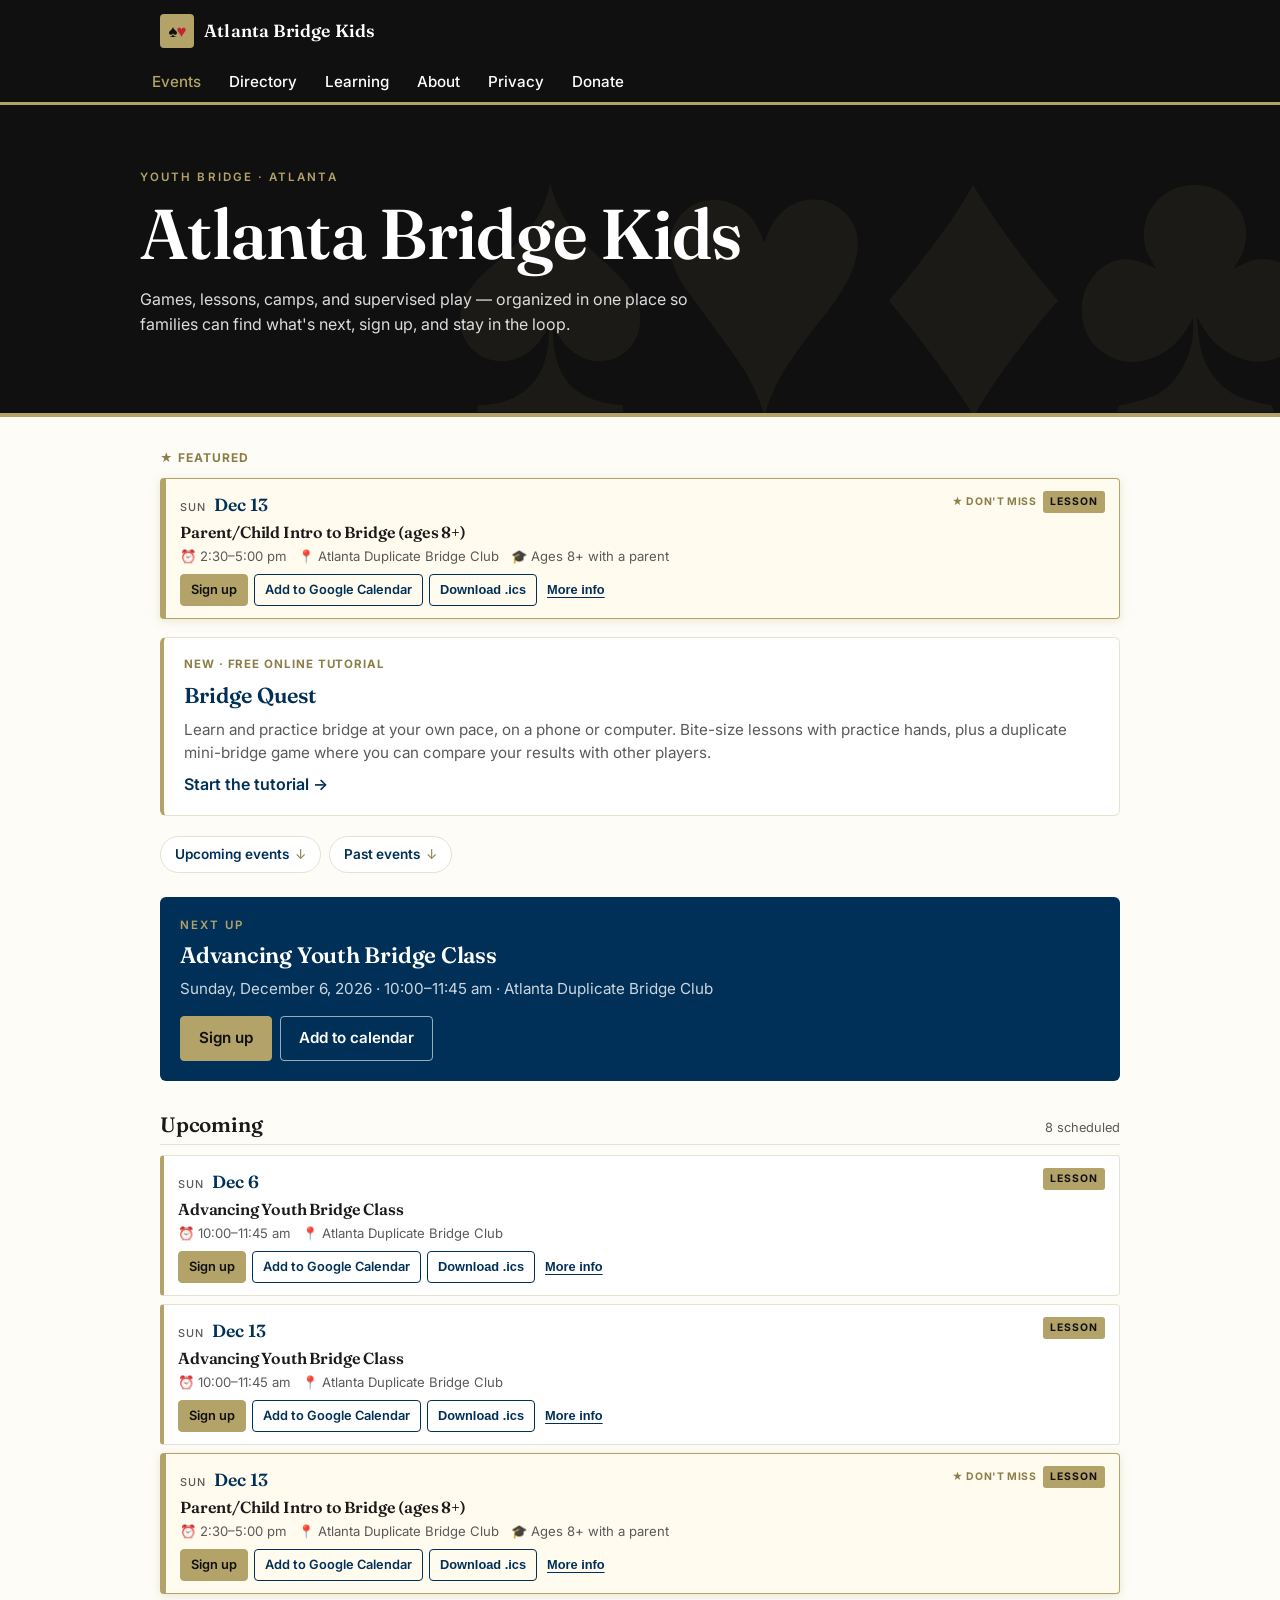
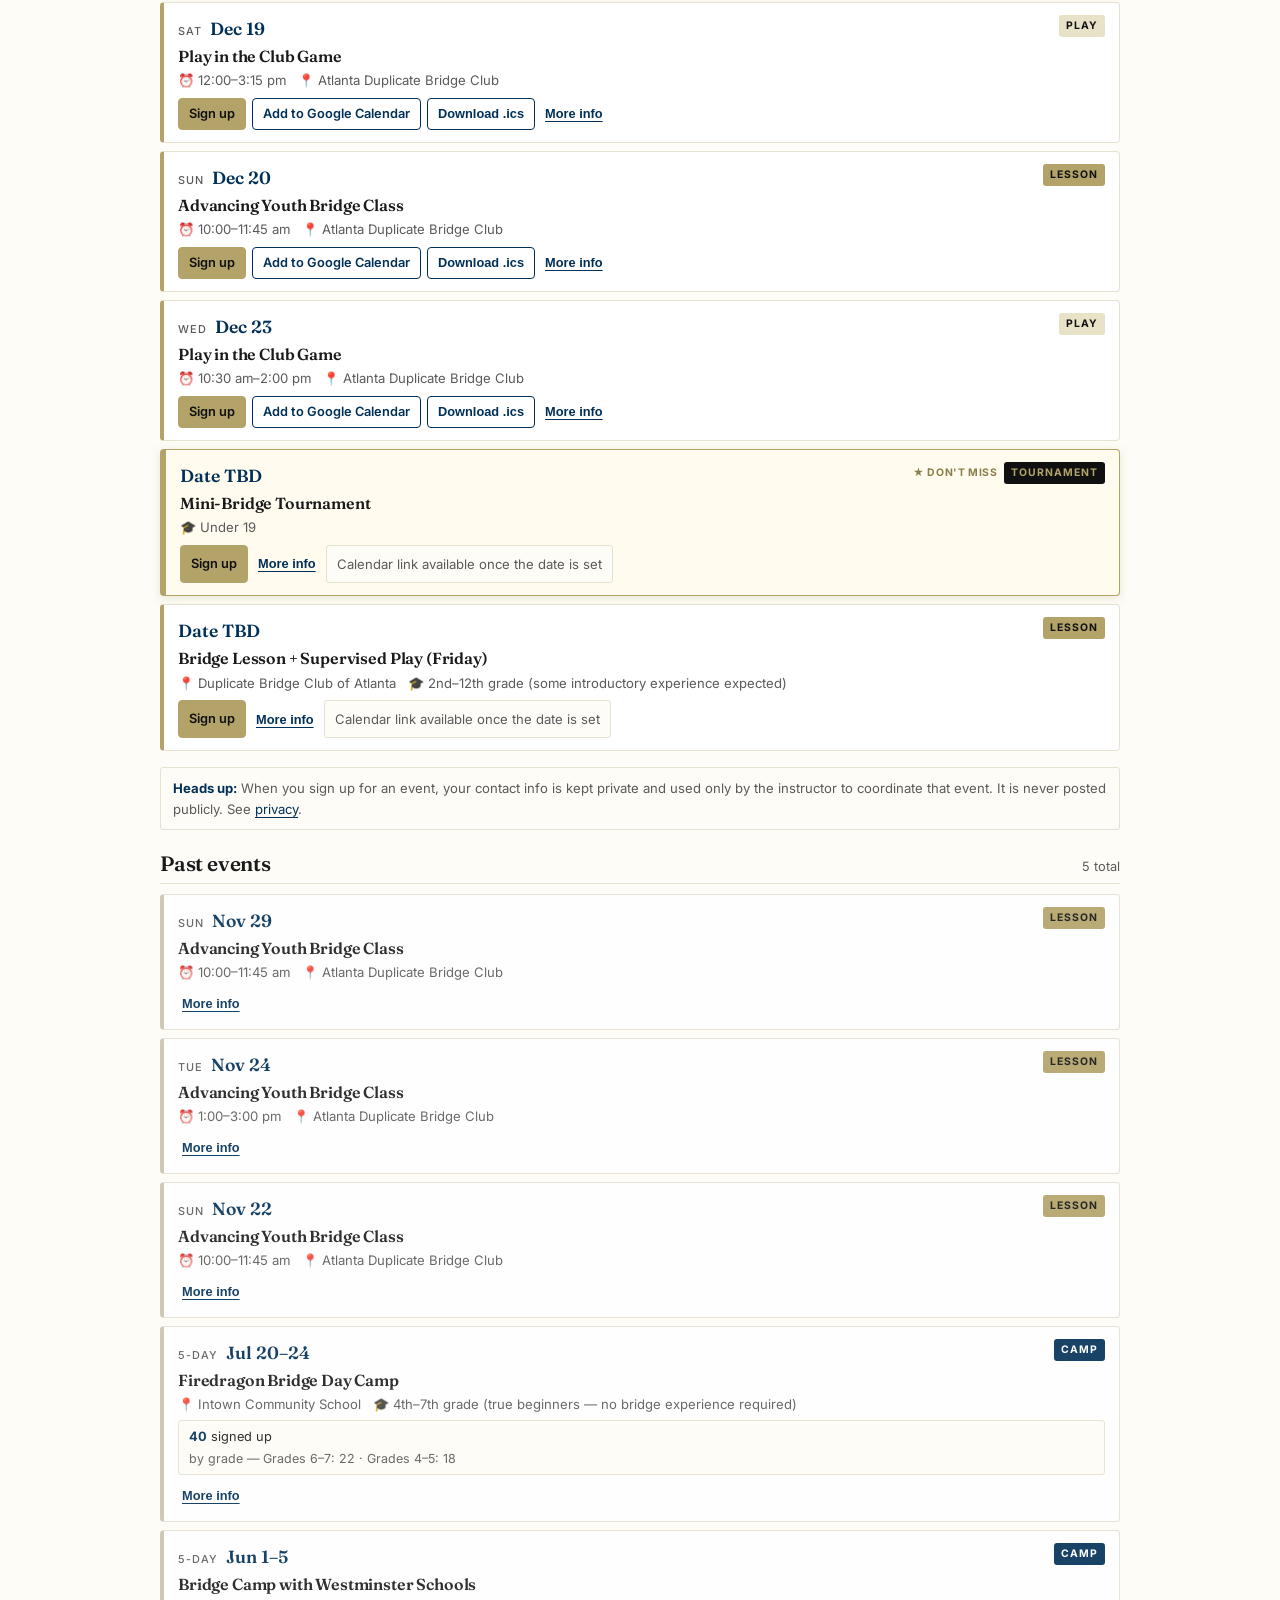
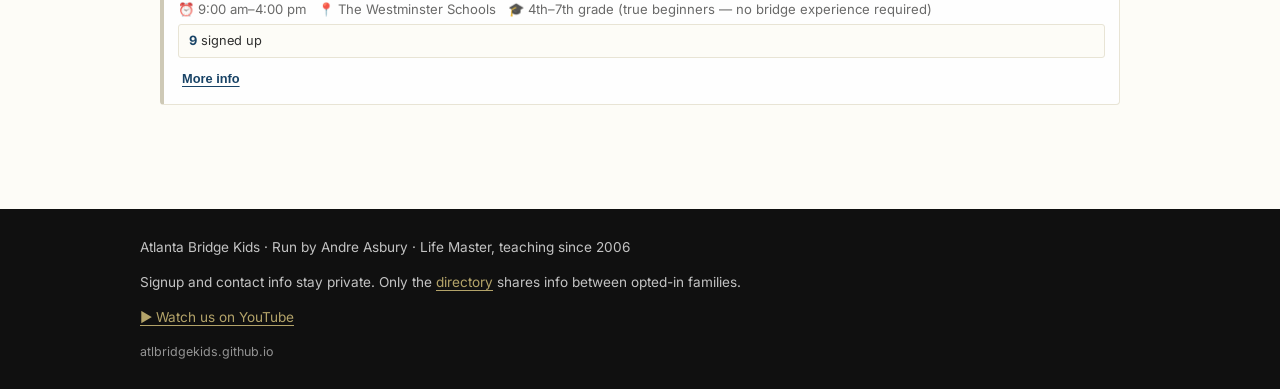
<file: index.html>
<!doctype html>
<html lang="en">
<head>
<meta charset="utf-8">
<meta name="viewport" content="width=device-width, initial-scale=1">
<title>Atlanta Bridge Kids — Youth bridge in Atlanta</title>
<meta name="description" content="Games, lessons, camps, and supervised play for kids learning bridge in Atlanta.">
<link rel="icon" href="assets/favicon.svg" type="image/svg+xml">
<link rel="preconnect" href="https://fonts.googleapis.com">
<link rel="preconnect" href="https://fonts.gstatic.com" crossorigin>
<link href="https://fonts.googleapis.com/css2?family=Fraunces:opsz,wght@9..144,500;9..144,600&family=Inter:wght@400;500;600;700&display=swap" rel="stylesheet">
<link rel="stylesheet" href="assets/styles.css">
<style>
  .tutorial-callout {
    display: grid; gap: 6px;
    margin: 8px 0 4px; padding: 18px 20px;
    background: #fff; border: 1px solid var(--rule); border-left: 4px solid var(--gold);
    border-radius: 6px; color: var(--ink); text-decoration: none;
    transition: border-color .15s, box-shadow .15s;
  }
  .tutorial-callout:hover { border-color: var(--gold); box-shadow: 0 2px 10px rgba(0,0,0,.06); color: var(--ink); }
  .tc-eyebrow { font-size: .72rem; font-weight: 700; letter-spacing: .08em; text-transform: uppercase; color: var(--gold-deep); }
  .tc-title { font-family: "Fraunces", serif; font-size: 1.35rem; font-weight: 600; color: var(--navy); }
  .tc-desc { font-size: .95rem; color: var(--muted); line-height: 1.5; }
  .tc-cta { font-weight: 600; color: var(--navy); margin-top: 2px; }
  .tutorial-callout:hover .tc-cta { color: var(--gold-deep); }
  .spotlight { margin: 8px 0 18px; display: grid; gap: 10px; }
  .spotlight-label { font-size: .75rem; font-weight: 700; letter-spacing: .08em; text-transform: uppercase; color: var(--gold-deep); }
  .spotlight .event-card { margin: 0; }
</style>
</head>
<body>

<header class="site-header">
  <div class="header-inner">
    <a href="index.html" class="brand">
      <span class="brand-mark">♠<span class="heart">♥</span></span>
      <span>Atlanta Bridge Kids</span>
    </a>
    <button class="nav-toggle" aria-expanded="false" aria-controls="primary-nav" aria-label="Menu">
      <span></span>
    </button>
  </div>
  <nav class="site-nav" id="primary-nav" aria-label="Primary">
    <ul>
      <li><a href="index.html" aria-current="page">Events</a></li>
      <li><a href="directory.html">Directory</a></li>
      <li><a href="learn.html">Learning</a></li>
      <li><a href="about.html">About</a></li>
      <li><a href="disclaimer.html">Privacy</a></li>
      <li><a href="donate.html">Donate</a></li>
    </ul>
  </nav>
</header>

<section class="hero">
  <div class="hero-suits" aria-hidden="true">♠♥♦♣</div>
  <div class="hero-inner">
    <div class="eyebrow">Youth bridge · Atlanta</div>
    <h1>Atlanta Bridge Kids</h1>
    <p>Games, lessons, camps, and supervised play — organized in one place so families can find what's next, sign up, and stay in the loop.</p>
  </div>
</section>

<main class="wrap">

  <section class="spotlight" id="spotlight" hidden aria-label="Featured event"></section>

  <a class="tutorial-callout" href="https://dredog.github.io/BridgeQuest-mobile/" target="_blank" rel="noopener">
    <span class="tc-eyebrow">New · Free online tutorial</span>
    <span class="tc-title">Bridge Quest</span>
    <span class="tc-desc">Learn and practice bridge at your own pace, on a phone or computer. Bite-size lessons with practice hands, plus a duplicate mini-bridge game where you can compare your results with other players.</span>
    <span class="tc-cta">Start the tutorial →</span>
  </a>

  <nav class="quick-nav" aria-label="Jump to section">
    <a href="#upcoming">Upcoming events</a>
    <a href="#past">Past events</a>
  </nav>

  <div class="next-event" id="next-event" hidden></div>

  <div class="section-head" id="upcoming">
    <h2>Upcoming</h2>
    <span class="count" id="upcoming-count"></span>
  </div>
  <div class="events-list" id="upcoming-events">
    <div class="loading">Loading events…</div>
  </div>

  <div class="disclaimer-inline">
    <strong>Heads up:</strong> When you sign up for an event, your contact info is kept private and used only by the instructor to coordinate that event. It is never posted publicly. See <a href="disclaimer.html">privacy</a>.
  </div>

  <div class="section-head" id="past">
    <h2>Past events</h2>
    <span class="count" id="past-count"></span>
  </div>
  <div class="events-list" id="past-events">
    <div class="loading">Loading…</div>
  </div>

</main>

<footer class="site-footer">
  <div class="footer-inner">
    <div>Atlanta Bridge Kids · Run by Andre Asbury · Life Master, teaching since 2006</div>
    <div>Signup and contact info stay private. Only the <a href="directory.html">directory</a> shares info between opted-in families.</div>
    <div><a href="https://youtube.com/@atlbridgekids" target="_blank" rel="noopener">▶ Watch us on YouTube</a></div>
    <div class="credit">atlbridgekids.github.io</div>
  </div>
</footer>

<div class="modal-overlay" id="info-modal-overlay" hidden>
  <div class="modal-box" role="dialog" aria-modal="true" aria-labelledby="info-modal-title">
    <button class="modal-close" id="info-modal-close" aria-label="Close">×</button>
    <h3 id="info-modal-title"></h3>
    <div id="info-modal-body"></div>
  </div>
</div>

<script src="assets/site.js"></script>
</body>
</html>
</file>
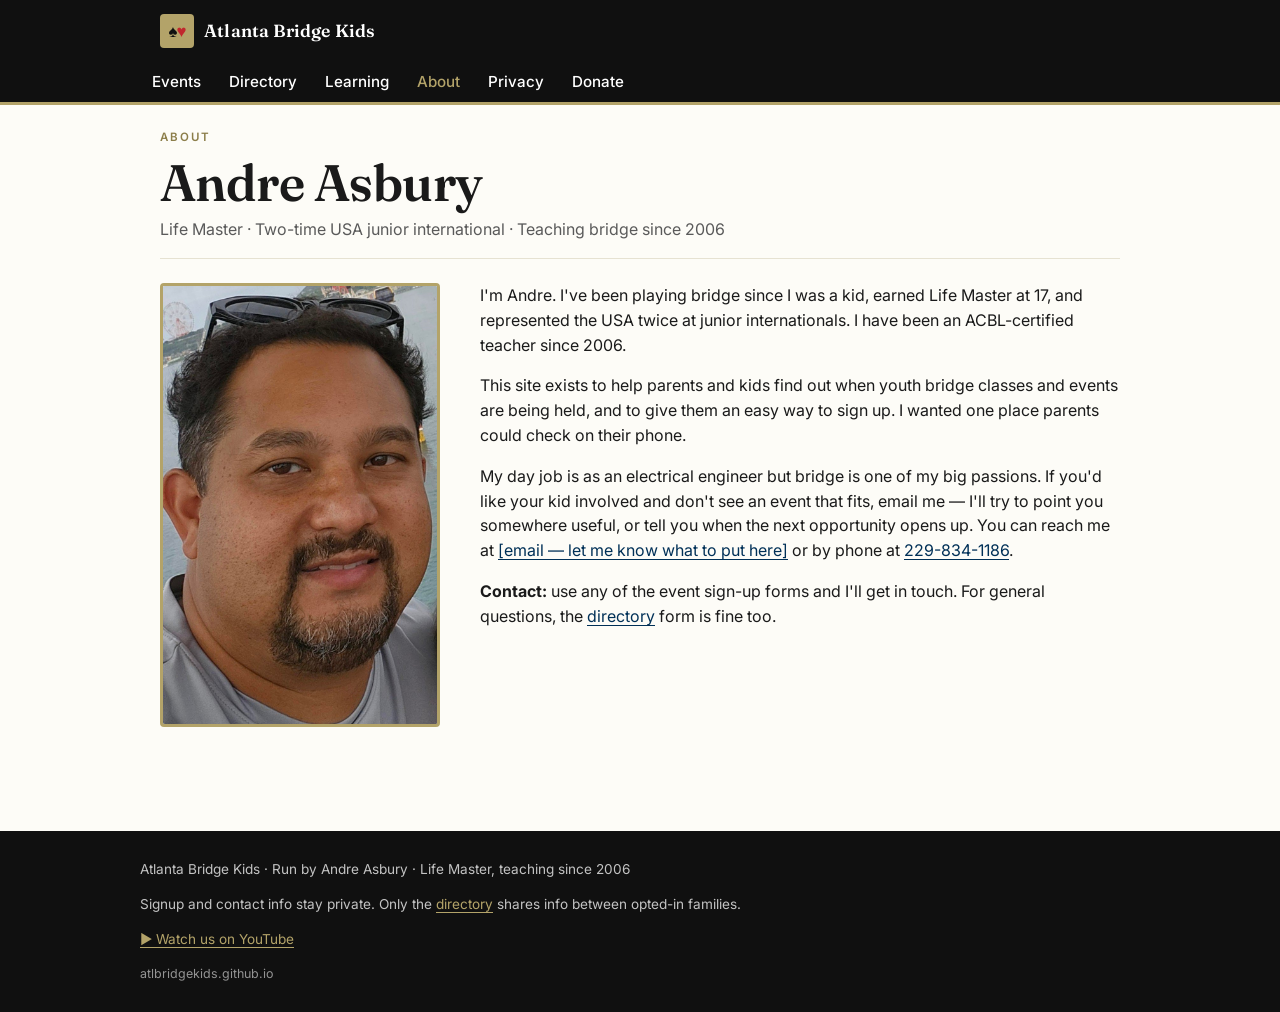
<file: about.html>
<!doctype html>
<html lang="en">
<head>
<meta charset="utf-8">
<meta name="viewport" content="width=device-width, initial-scale=1">
<title>About — Atlanta Bridge Kids</title>
<meta name="description" content="About Andre Asbury, Life Master and youth bridge instructor in Atlanta.">
<link rel="icon" href="assets/favicon.svg" type="image/svg+xml">
<link rel="preconnect" href="https://fonts.googleapis.com">
<link rel="preconnect" href="https://fonts.gstatic.com" crossorigin>
<link href="https://fonts.googleapis.com/css2?family=Fraunces:opsz,wght@9..144,500;9..144,600&family=Inter:wght@400;500;600;700&display=swap" rel="stylesheet">
<link rel="stylesheet" href="assets/styles.css">
</head>
<body>

<header class="site-header">
  <div class="header-inner">
    <a href="index.html" class="brand">
      <span class="brand-mark">♠<span class="heart">♥</span></span>
      <span>Atlanta Bridge Kids</span>
    </a>
    <button class="nav-toggle" aria-expanded="false" aria-controls="primary-nav" aria-label="Menu">
      <span></span>
    </button>
  </div>
  <nav class="site-nav" id="primary-nav" aria-label="Primary">
    <ul>
      <li><a href="index.html">Events</a></li>
      <li><a href="directory.html">Directory</a></li>
      <li><a href="learn.html">Learning</a></li>
      <li><a href="about.html" aria-current="page">About</a></li>
      <li><a href="disclaimer.html">Privacy</a></li>
      <li><a href="donate.html">Donate</a></li>
    </ul>
  </nav>
</header>

<main class="wrap">

  <div class="page-title">
    <div class="eyebrow">About</div>
    <h1>Andre Asbury</h1>
    <p>Life Master · Two-time USA junior international · Teaching bridge since 2006</p>
  </div>

  <div class="about-grid">
    <img class="about-photo" src="assets/andre.jpg" alt="Andre Asbury" width="280" height="444">
    <div class="about-body">
      <p>I'm Andre. I've been playing bridge since I was a kid, earned Life Master at 17, and represented the USA twice at junior internationals. I have been an ACBL-certified teacher since 2006.</p>

      <p>This site exists to help parents and kids find out when youth bridge classes and events are being held, and to give them an easy way to sign up. I wanted one place parents could check on their phone.</p>

      <p>My day job is as an electrical engineer but bridge is one of my big passions. If you'd like your kid involved and don't see an event that fits, email me — I'll try to point you somewhere useful, or tell you when the next opportunity opens up. You can reach me at <a href="mailto:REPLACE-WITH-EMAIL">[email — let me know what to put here]</a> or by phone at <a href="tel:+12298341186">229-834-1186</a>.</p>

      <p><strong>Contact:</strong> use any of the event sign-up forms and I'll get in touch. For general questions, the <a href="directory.html">directory</a> form is fine too.</p>
    </div>
  </div>

</main>

<footer class="site-footer">
  <div class="footer-inner">
    <div>Atlanta Bridge Kids · Run by Andre Asbury · Life Master, teaching since 2006</div>
    <div>Signup and contact info stay private. Only the <a href="directory.html">directory</a> shares info between opted-in families.</div>
    <div><a href="https://youtube.com/@atlbridgekids" target="_blank" rel="noopener">▶ Watch us on YouTube</a></div>
    <div class="credit">atlbridgekids.github.io</div>
  </div>
</footer>

<script src="assets/site.js"></script>
</body>
</html>
</file>
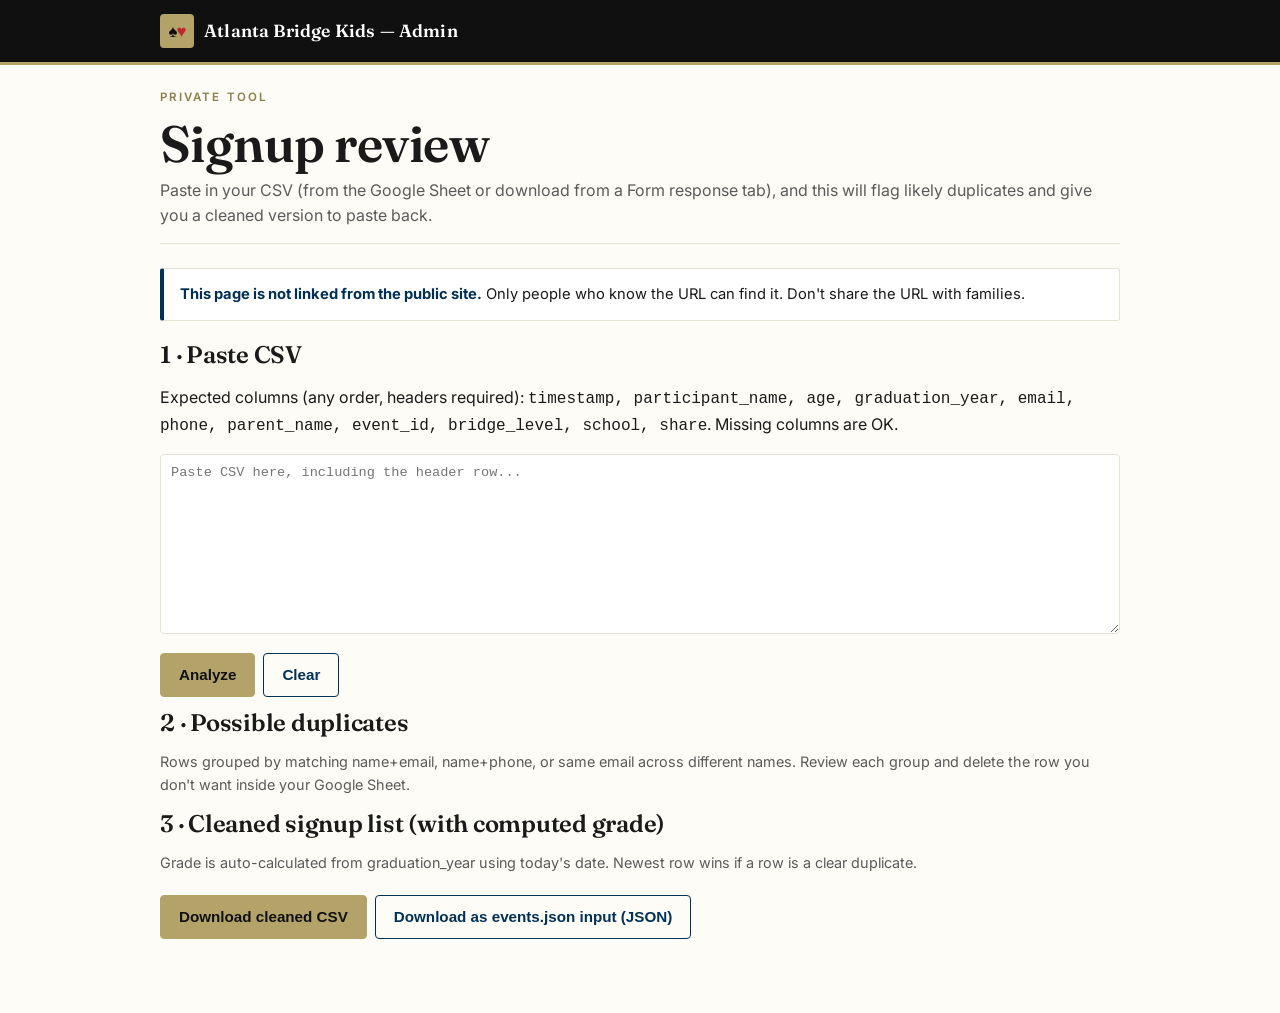
<file: admin.html>
<!doctype html>
<html lang="en">
<head>
<meta charset="utf-8">
<meta name="viewport" content="width=device-width, initial-scale=1">
<title>Admin — Atlanta Bridge Kids</title>
<meta name="robots" content="noindex,nofollow">
<link rel="icon" href="assets/favicon.svg" type="image/svg+xml">
<link rel="preconnect" href="https://fonts.googleapis.com">
<link rel="preconnect" href="https://fonts.gstatic.com" crossorigin>
<link href="https://fonts.googleapis.com/css2?family=Fraunces:opsz,wght@9..144,500;9..144,600&family=Inter:wght@400;500;600;700&display=swap" rel="stylesheet">
<link rel="stylesheet" href="assets/styles.css">
<style>
  .admin-tools textarea {
    width: 100%; min-height: 180px;
    font-family: ui-monospace, SFMono-Regular, Menlo, monospace;
    font-size: 0.85rem;
    padding: 10px; border: 1px solid var(--rule); border-radius: 4px;
    background: #fff;
  }
  .admin-tools .row { display: flex; gap: 8px; flex-wrap: wrap; margin: 12px 0; }
  .dupe-group { border: 1px solid var(--rule); border-left: 4px solid var(--heart); padding: 12px; border-radius: 3px; margin-bottom: 12px; background: #fff; }
  .dupe-group h4 { margin: 0 0 6px; color: var(--heart); font-size: 0.9rem; text-transform: uppercase; letter-spacing: 0.1em; }
  .dupe-row { padding: 6px 0; border-top: 1px solid var(--rule); font-size: 0.88rem; }
  .dupe-row:first-of-type { border-top: 0; }
  .clean-table { width: 100%; border-collapse: collapse; font-size: 0.85rem; margin-top: 12px; }
  .clean-table th, .clean-table td { border-bottom: 1px solid var(--rule); text-align: left; padding: 6px 8px; }
  .clean-table th { background: var(--paper); text-transform: uppercase; font-size: 0.72rem; letter-spacing: 0.1em; color: var(--muted); }
  .stat { display: inline-block; background: var(--paper); border: 1px solid var(--rule); padding: 6px 10px; border-radius: 3px; margin-right: 8px; font-size: 0.85rem; }
  .stat strong { color: var(--navy); font-size: 1.1rem; }
</style>
</head>
<body>

<header class="site-header">
  <div class="header-inner">
    <a href="index.html" class="brand">
      <span class="brand-mark">♠<span class="heart">♥</span></span>
      <span>Atlanta Bridge Kids — Admin</span>
    </a>
  </div>
</header>

<main class="wrap admin-tools">

  <div class="page-title">
    <div class="eyebrow">Private tool</div>
    <h1>Signup review</h1>
    <p>Paste in your CSV (from the Google Sheet or download from a Form response tab), and this will flag likely duplicates and give you a cleaned version to paste back.</p>
  </div>

  <div class="callout">
    <strong>This page is not linked from the public site.</strong> Only people who know the URL can find it. Don't share the URL with families.
  </div>

  <h2>1 · Paste CSV</h2>
  <p>Expected columns (any order, headers required): <code>timestamp, participant_name, age, graduation_year, email, phone, parent_name, event_id, bridge_level, school, share</code>. Missing columns are OK.</p>
  <textarea id="csv-input" placeholder="Paste CSV here, including the header row..."></textarea>

  <div class="row">
    <button class="btn btn-primary" id="analyze">Analyze</button>
    <button class="btn btn-ghost" id="clear">Clear</button>
  </div>

  <div id="stats"></div>

  <h2>2 · Possible duplicates</h2>
  <p style="color: var(--muted); font-size: 0.9rem;">Rows grouped by matching name+email, name+phone, or same email across different names. Review each group and delete the row you don't want inside your Google Sheet.</p>
  <div id="dupes"></div>

  <h2>3 · Cleaned signup list (with computed grade)</h2>
  <p style="color: var(--muted); font-size: 0.9rem;">Grade is auto-calculated from graduation_year using today's date. Newest row wins if a row is a clear duplicate.</p>
  <div id="cleaned"></div>

  <div class="row" style="margin-top: 20px;">
    <button class="btn btn-primary" id="download-clean">Download cleaned CSV</button>
    <button class="btn btn-ghost" id="download-json">Download as events.json input (JSON)</button>
  </div>

</main>

<script src="assets/site.js"></script>
<script>
  const $ = (s) => document.querySelector(s);

  function normalize(s) { return (s || "").toString().trim().toLowerCase(); }
  function nameKey(s) { return normalize(s).replace(/[^a-z\s]/g, "").replace(/\s+/g, " "); }
  function phoneKey(s) { return (s || "").replace(/\D/g, "").slice(-10); }

  function analyze(rows) {
    // Group by potential-duplicate signatures
    const groups = {};
    rows.forEach((r, idx) => {
      const nk = nameKey(r.participant_name);
      const ek = normalize(r.email);
      const pk = phoneKey(r.phone);
      const sigs = [];
      if (nk && ek) sigs.push("ne:" + nk + "|" + ek);
      if (nk && pk) sigs.push("np:" + nk + "|" + pk);
      if (ek) sigs.push("e:" + ek);
      sigs.forEach(sig => {
        (groups[sig] = groups[sig] || []).push(idx);
      });
    });

    // Deduplicate group memberships and keep only groups with 2+ distinct rows
    const seen = new Set();
    const dupeGroups = [];
    Object.entries(groups).forEach(([sig, idxs]) => {
      const unique = [...new Set(idxs)];
      if (unique.length < 2) return;
      const key = unique.slice().sort().join(",");
      if (seen.has(key)) return;
      seen.add(key);
      dupeGroups.push({ sig, idxs: unique });
    });

    // Build "kept" list: for each dupe group, keep the row with the latest timestamp (or last-seen)
    const drop = new Set();
    dupeGroups.forEach(g => {
      let bestIdx = g.idxs[0];
      let bestTime = -Infinity;
      g.idxs.forEach(i => {
        const t = Date.parse(rows[i].timestamp) || i; // fall back to index order
        if (t > bestTime) { bestTime = t; bestIdx = i; }
      });
      g.idxs.forEach(i => { if (i !== bestIdx) drop.add(i); });
    });

    const cleaned = rows.filter((_, i) => !drop.has(i)).map(r => {
      const gy = Number(r.graduation_year);
      const grade = gy ? gradeLabel(currentGradeFromGradYear(gy)) : "";
      return { ...r, current_grade: grade };
    });

    return { dupeGroups, cleaned, dropCount: drop.size };
  }

  function renderDupes(groups, rows) {
    const el = $("#dupes");
    if (!groups.length) { el.innerHTML = `<div class="empty-state">No likely duplicates found.</div>`; return; }
    el.innerHTML = groups.map(g => `
      <div class="dupe-group">
        <h4>Possible duplicate (${g.idxs.length} rows)</h4>
        ${g.idxs.map(i => {
          const r = rows[i];
          return `<div class="dupe-row"><strong>${r.participant_name || "?"}</strong> · ${r.email || "no email"} · ${r.phone || "no phone"} · ${r.timestamp || ""}</div>`;
        }).join("")}
      </div>
    `).join("");
  }

  function renderCleaned(rows) {
    const el = $("#cleaned");
    if (!rows.length) { el.innerHTML = `<div class="empty-state">No rows.</div>`; return; }
    const cols = ["timestamp","participant_name","age","current_grade","graduation_year","email","phone","parent_name","event_id","bridge_level","school","share"];
    el.innerHTML = `
      <table class="clean-table">
        <thead><tr>${cols.map(c => `<th>${c}</th>`).join("")}</tr></thead>
        <tbody>
          ${rows.map(r => `<tr>${cols.map(c => `<td>${(r[c] ?? "").toString().replace(/</g,"&lt;")}</td>`).join("")}</tr>`).join("")}
        </tbody>
      </table>
    `;
  }

  function toCsv(rows) {
    if (!rows.length) return "";
    const cols = Object.keys(rows[0]);
    const esc = (v) => {
      const s = (v ?? "").toString();
      return /[",\n]/.test(s) ? `"${s.replace(/"/g, '""')}"` : s;
    };
    return [cols.join(","), ...rows.map(r => cols.map(c => esc(r[c])).join(","))].join("\n");
  }

  let lastCleaned = [];

  $("#analyze").addEventListener("click", () => {
    const text = $("#csv-input").value.trim();
    if (!text) return;
    const rows = parseCsv(text);
    const { dupeGroups, cleaned, dropCount } = analyze(rows);
    lastCleaned = cleaned;
    $("#stats").innerHTML = `
      <span class="stat"><strong>${rows.length}</strong> rows in</span>
      <span class="stat"><strong>${dupeGroups.length}</strong> duplicate groups</span>
      <span class="stat"><strong>${dropCount}</strong> auto-dropped</span>
      <span class="stat"><strong>${cleaned.length}</strong> rows out</span>
    `;
    renderDupes(dupeGroups, rows);
    renderCleaned(cleaned);
  });

  $("#clear").addEventListener("click", () => {
    $("#csv-input").value = "";
    $("#stats").innerHTML = "";
    $("#dupes").innerHTML = "";
    $("#cleaned").innerHTML = "";
    lastCleaned = [];
  });

  function download(name, content, type) {
    const blob = new Blob([content], { type });
    const url = URL.createObjectURL(blob);
    const a = document.createElement("a");
    a.href = url; a.download = name;
    document.body.appendChild(a); a.click(); a.remove();
    setTimeout(() => URL.revokeObjectURL(url), 1000);
  }

  $("#download-clean").addEventListener("click", () => {
    if (!lastCleaned.length) return;
    download("signups-cleaned.csv", toCsv(lastCleaned), "text/csv");
  });
  $("#download-json").addEventListener("click", () => {
    if (!lastCleaned.length) return;
    download("signups-cleaned.json", JSON.stringify(lastCleaned, null, 2), "application/json");
  });
</script>
</body>
</html>
</file>
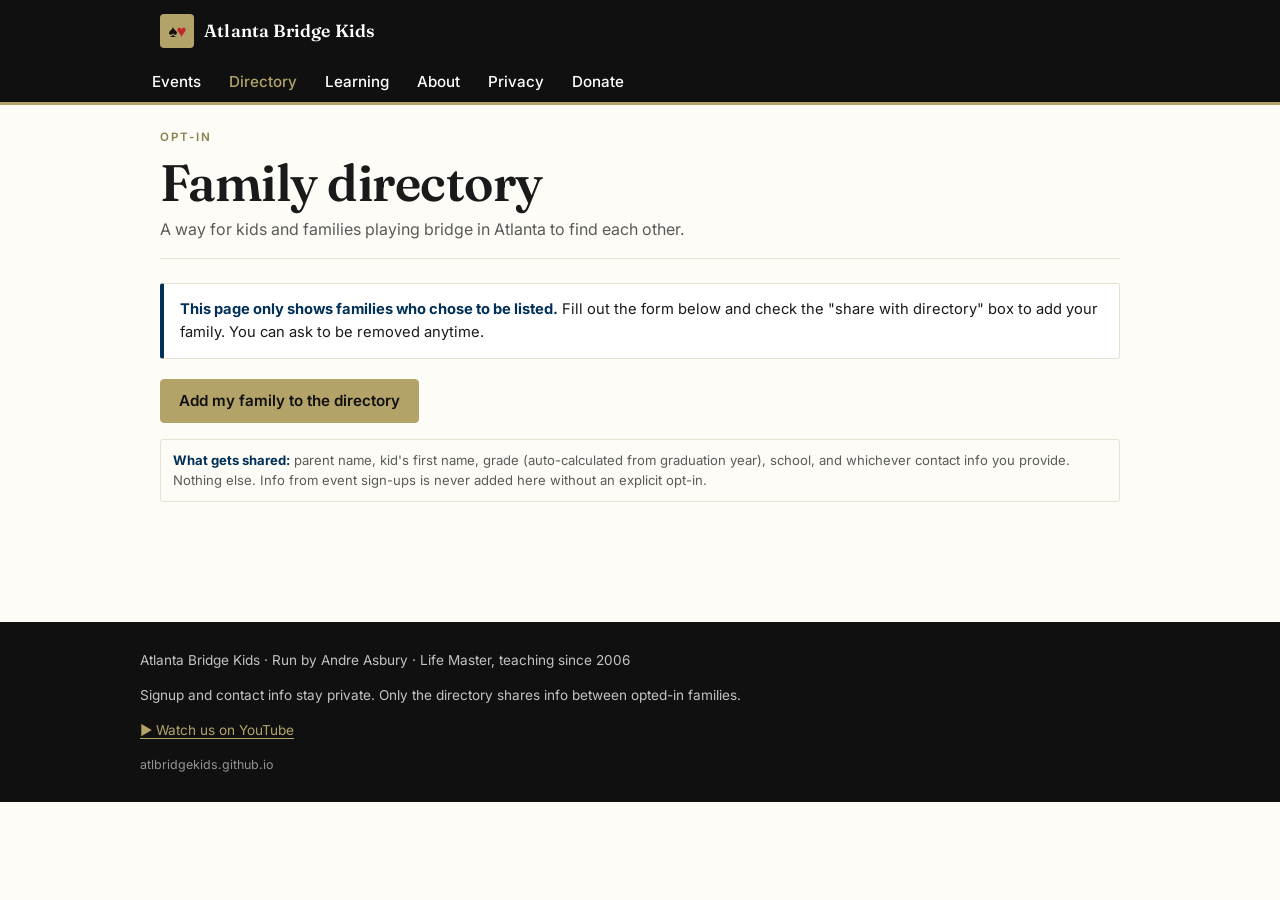
<file: directory.html>
<!doctype html>
<html lang="en">
<head>
<meta charset="utf-8">
<meta name="viewport" content="width=device-width, initial-scale=1">
<title>Directory — Atlanta Bridge Kids</title>
<meta name="description" content="Opt-in directory so kids and families playing bridge in Atlanta can connect.">
<link rel="icon" href="assets/favicon.svg" type="image/svg+xml">
<link rel="preconnect" href="https://fonts.googleapis.com">
<link rel="preconnect" href="https://fonts.gstatic.com" crossorigin>
<link href="https://fonts.googleapis.com/css2?family=Fraunces:opsz,wght@9..144,500;9..144,600&family=Inter:wght@400;500;600;700&display=swap" rel="stylesheet">
<link rel="stylesheet" href="assets/styles.css">
</head>
<body>

<header class="site-header">
  <div class="header-inner">
    <a href="index.html" class="brand">
      <span class="brand-mark">♠<span class="heart">♥</span></span>
      <span>Atlanta Bridge Kids</span>
    </a>
    <button class="nav-toggle" aria-expanded="false" aria-controls="primary-nav" aria-label="Menu">
      <span></span>
    </button>
  </div>
  <nav class="site-nav" id="primary-nav" aria-label="Primary">
    <ul>
      <li><a href="index.html">Events</a></li>
      <li><a href="directory.html" aria-current="page">Directory</a></li>
      <li><a href="learn.html">Learning</a></li>
      <li><a href="about.html">About</a></li>
      <li><a href="disclaimer.html">Privacy</a></li>
      <li><a href="donate.html">Donate</a></li>
    </ul>
  </nav>
</header>

<main class="wrap">

  <div class="page-title">
    <div class="eyebrow">Opt-in</div>
    <h1>Family directory</h1>
    <p>A way for kids and families playing bridge in Atlanta to find each other.</p>
  </div>

  <div class="callout">
    <strong>This page only shows families who chose to be listed.</strong>
    Fill out the form below and check the "share with directory" box to add your family. You can ask to be removed anytime.
  </div>

  <p>
    <a class="btn btn-primary" id="directory-form-link" href="#" target="_blank" rel="noopener">Add my family to the directory</a>
  </p>

  <div class="disclaimer-inline">
    <strong>What gets shared:</strong> parent name, kid's first name, grade (auto-calculated from graduation year), school, and whichever contact info you provide. Nothing else. Info from event sign-ups is never added here without an explicit opt-in.
  </div>

</main>

<footer class="site-footer">
  <div class="footer-inner">
    <div>Atlanta Bridge Kids · Run by Andre Asbury · Life Master, teaching since 2006</div>
    <div>Signup and contact info stay private. Only the directory shares info between opted-in families.</div>
    <div><a href="https://youtube.com/@atlbridgekids" target="_blank" rel="noopener">▶ Watch us on YouTube</a></div>
    <div class="credit">atlbridgekids.github.io</div>
  </div>
</footer>

<script src="assets/site.js"></script>
<script>
  // Wire directory form link
  document.addEventListener("DOMContentLoaded", () => {
    const a = document.getElementById("directory-form-link");
    if (a && typeof CONFIG !== "undefined") a.href = CONFIG.directoryFormUrl;
  });
</script>
</body>
</html>
</file>
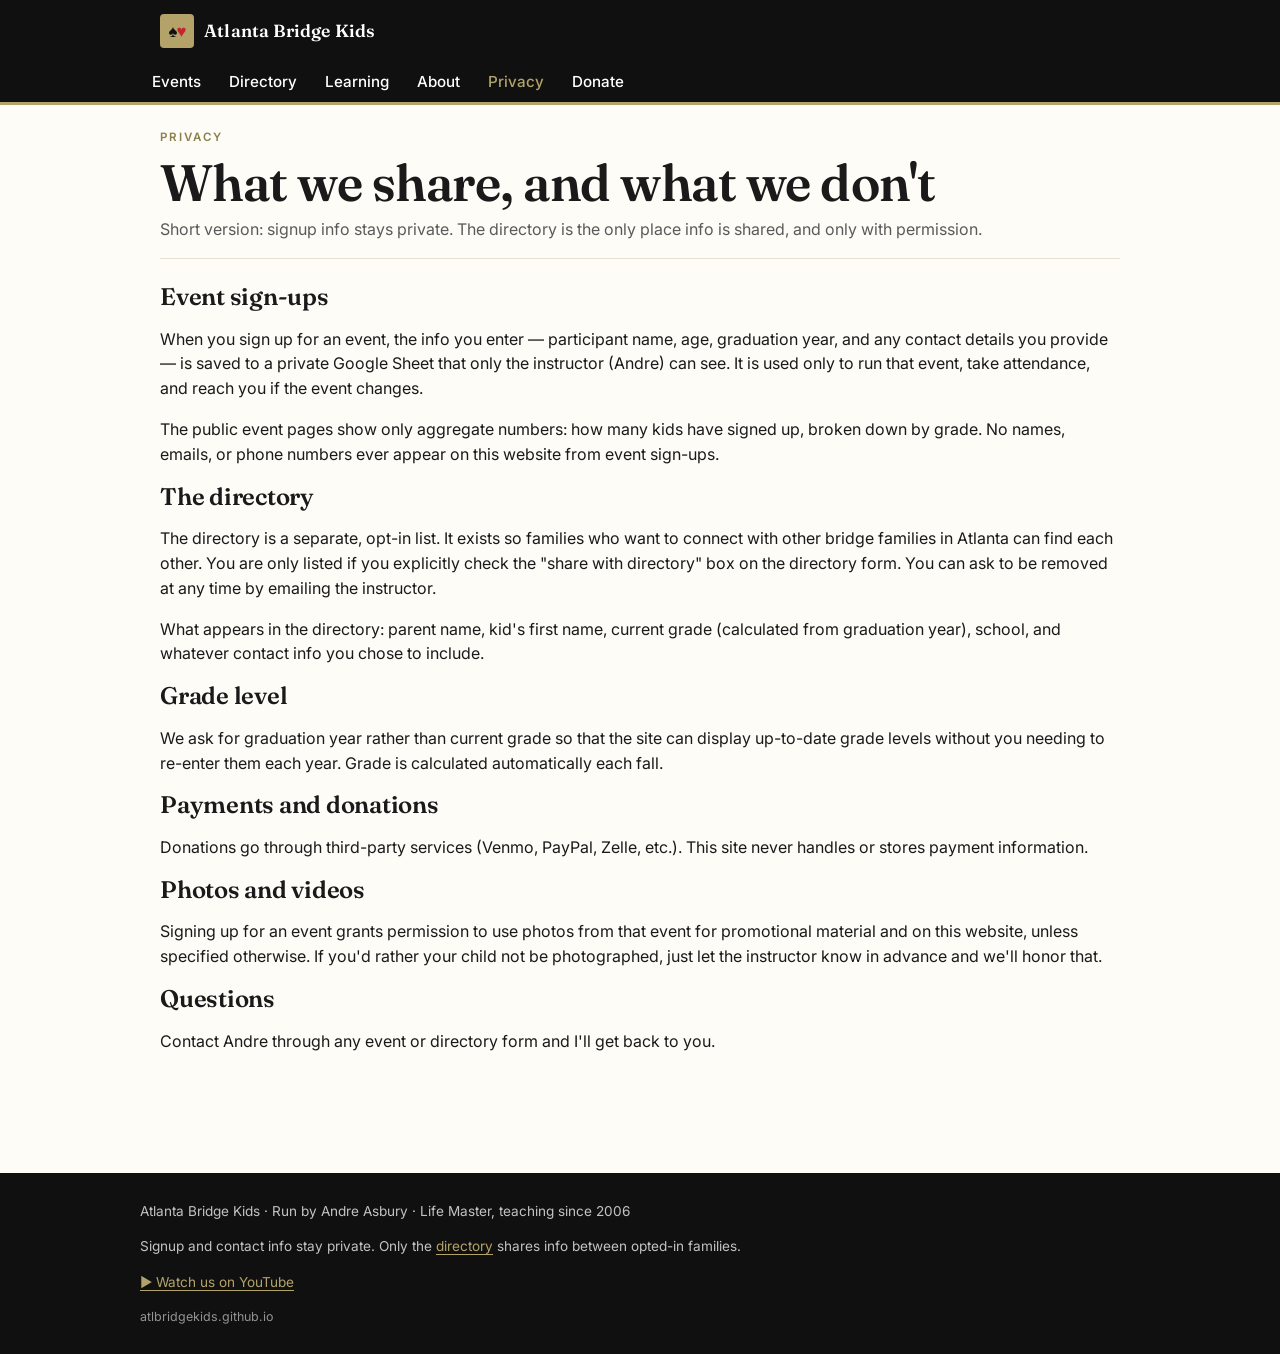
<file: disclaimer.html>
<!doctype html>
<html lang="en">
<head>
<meta charset="utf-8">
<meta name="viewport" content="width=device-width, initial-scale=1">
<title>Privacy — Atlanta Bridge Kids</title>
<meta name="description" content="How Atlanta Bridge Kids handles family contact information.">
<link rel="icon" href="assets/favicon.svg" type="image/svg+xml">
<link rel="preconnect" href="https://fonts.googleapis.com">
<link rel="preconnect" href="https://fonts.gstatic.com" crossorigin>
<link href="https://fonts.googleapis.com/css2?family=Fraunces:opsz,wght@9..144,500;9..144,600&family=Inter:wght@400;500;600;700&display=swap" rel="stylesheet">
<link rel="stylesheet" href="assets/styles.css">
</head>
<body>

<header class="site-header">
  <div class="header-inner">
    <a href="index.html" class="brand">
      <span class="brand-mark">♠<span class="heart">♥</span></span>
      <span>Atlanta Bridge Kids</span>
    </a>
    <button class="nav-toggle" aria-expanded="false" aria-controls="primary-nav" aria-label="Menu">
      <span></span>
    </button>
  </div>
  <nav class="site-nav" id="primary-nav" aria-label="Primary">
    <ul>
      <li><a href="index.html">Events</a></li>
      <li><a href="directory.html">Directory</a></li>
      <li><a href="learn.html">Learning</a></li>
      <li><a href="about.html">About</a></li>
      <li><a href="disclaimer.html" aria-current="page">Privacy</a></li>
      <li><a href="donate.html">Donate</a></li>
    </ul>
  </nav>
</header>

<main class="wrap">

  <div class="page-title">
    <div class="eyebrow">Privacy</div>
    <h1>What we share, and what we don't</h1>
    <p>Short version: signup info stays private. The directory is the only place info is shared, and only with permission.</p>
  </div>

  <h2>Event sign-ups</h2>
  <p>When you sign up for an event, the info you enter — participant name, age, graduation year, and any contact details you provide — is saved to a private Google Sheet that only the instructor (Andre) can see. It is used only to run that event, take attendance, and reach you if the event changes.</p>
  <p>The public event pages show only aggregate numbers: how many kids have signed up, broken down by grade. No names, emails, or phone numbers ever appear on this website from event sign-ups.</p>

  <h2>The directory</h2>
  <p>The directory is a separate, opt-in list. It exists so families who want to connect with other bridge families in Atlanta can find each other. You are only listed if you explicitly check the "share with directory" box on the directory form. You can ask to be removed at any time by emailing the instructor.</p>
  <p>What appears in the directory: parent name, kid's first name, current grade (calculated from graduation year), school, and whatever contact info you chose to include.</p>

  <h2>Grade level</h2>
  <p>We ask for graduation year rather than current grade so that the site can display up-to-date grade levels without you needing to re-enter them each year. Grade is calculated automatically each fall.</p>

  <h2>Payments and donations</h2>
  <p>Donations go through third-party services (Venmo, PayPal, Zelle, etc.). This site never handles or stores payment information.</p>

  <h2>Photos and videos</h2>
  <p>Signing up for an event grants permission to use photos from that event for promotional material and on this website, unless specified otherwise. If you'd rather your child not be photographed, just let the instructor know in advance and we'll honor that.</p>

  <h2>Questions</h2>
  <p>Contact Andre through any event or directory form and I'll get back to you.</p>

</main>

<footer class="site-footer">
  <div class="footer-inner">
    <div>Atlanta Bridge Kids · Run by Andre Asbury · Life Master, teaching since 2006</div>
    <div>Signup and contact info stay private. Only the <a href="directory.html">directory</a> shares info between opted-in families.</div>
    <div><a href="https://youtube.com/@atlbridgekids" target="_blank" rel="noopener">▶ Watch us on YouTube</a></div>
    <div class="credit">atlbridgekids.github.io</div>
  </div>
</footer>

<script src="assets/site.js"></script>
</body>
</html>
</file>
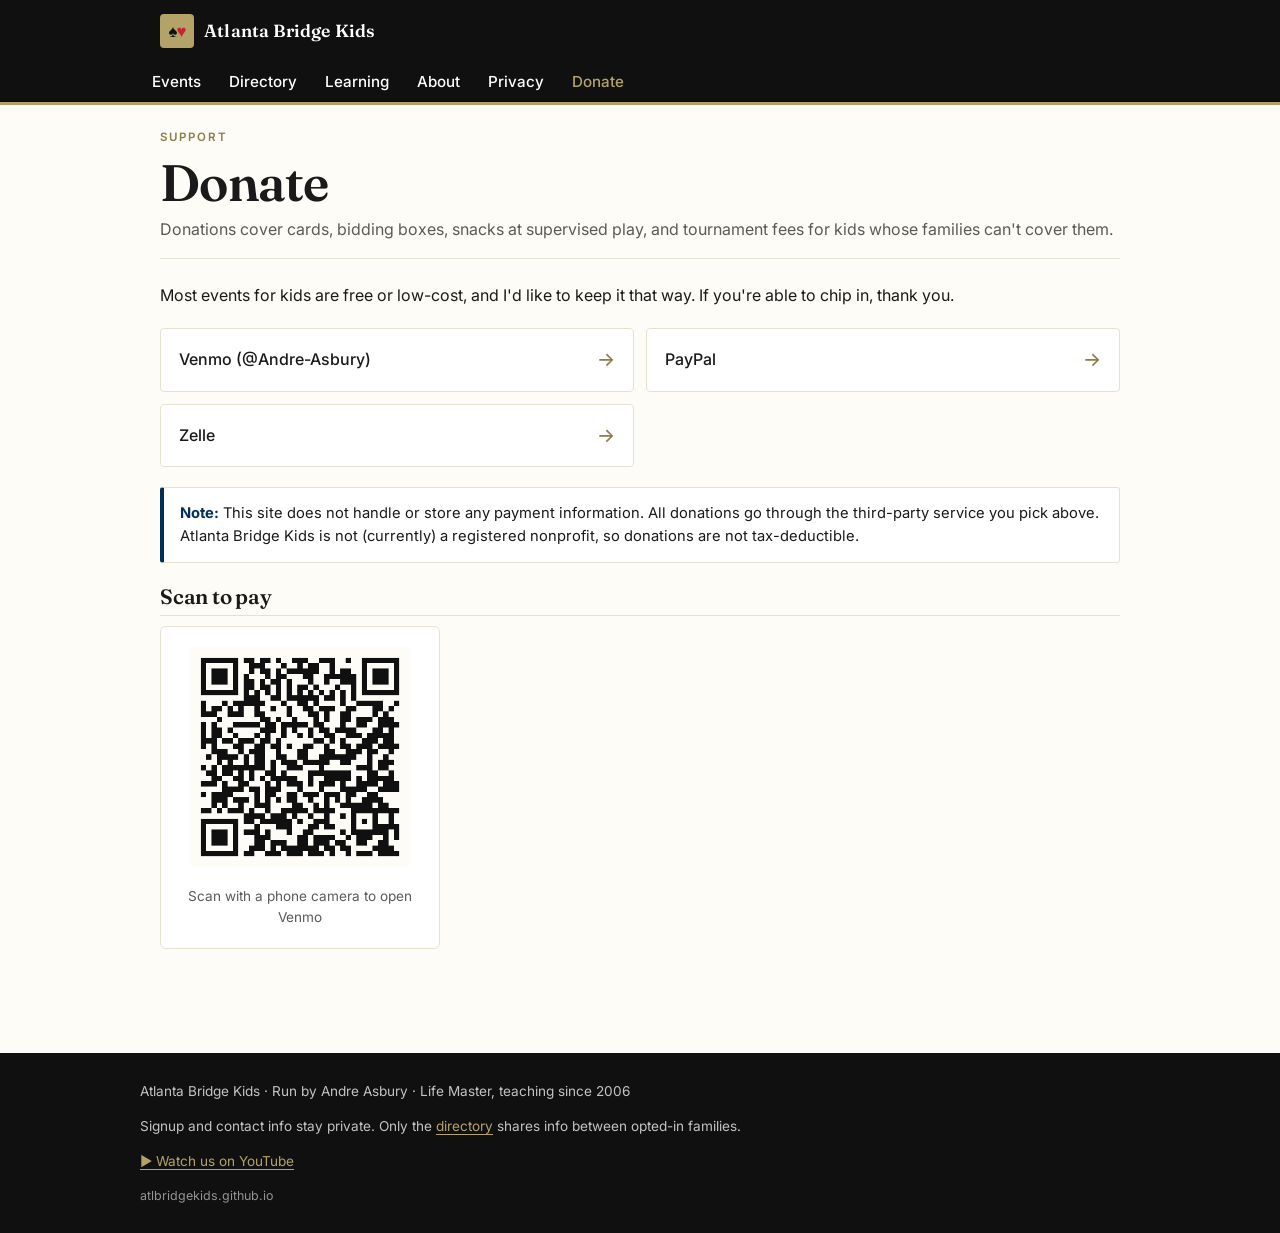
<file: donate.html>
<!doctype html>
<html lang="en">
<head>
<meta charset="utf-8">
<meta name="viewport" content="width=device-width, initial-scale=1">
<title>Donate — Atlanta Bridge Kids</title>
<meta name="description" content="Support youth bridge in Atlanta.">
<link rel="icon" href="assets/favicon.svg" type="image/svg+xml">
<link rel="preconnect" href="https://fonts.googleapis.com">
<link rel="preconnect" href="https://fonts.gstatic.com" crossorigin>
<link href="https://fonts.googleapis.com/css2?family=Fraunces:opsz,wght@9..144,500;9..144,600&family=Inter:wght@400;500;600;700&display=swap" rel="stylesheet">
<link rel="stylesheet" href="assets/styles.css">
</head>
<body>

<header class="site-header">
  <div class="header-inner">
    <a href="index.html" class="brand">
      <span class="brand-mark">♠<span class="heart">♥</span></span>
      <span>Atlanta Bridge Kids</span>
    </a>
    <button class="nav-toggle" aria-expanded="false" aria-controls="primary-nav" aria-label="Menu">
      <span></span>
    </button>
  </div>
  <nav class="site-nav" id="primary-nav" aria-label="Primary">
    <ul>
      <li><a href="index.html">Events</a></li>
      <li><a href="directory.html">Directory</a></li>
      <li><a href="learn.html">Learning</a></li>
      <li><a href="about.html">About</a></li>
      <li><a href="disclaimer.html">Privacy</a></li>
      <li><a href="donate.html" aria-current="page">Donate</a></li>
    </ul>
  </nav>
</header>

<main class="wrap">

  <div class="page-title">
    <div class="eyebrow">Support</div>
    <h1>Donate</h1>
    <p>Donations cover cards, bidding boxes, snacks at supervised play, and tournament fees for kids whose families can't cover them.</p>
  </div>

  <p>Most events for kids are free or low-cost, and I'd like to keep it that way. If you're able to chip in, thank you.</p>

  <div class="donate-grid">
    <a class="donate-btn" href="https://venmo.com/code?user_id=1792697027264512875&created=1784810636" target="_blank" rel="noopener">
      <span>Venmo (@Andre-Asbury)</span><span class="arrow">→</span>
    </a>
    <a class="donate-btn" href="https://www.paypal.com/donate/?hosted_button_id=HLNLJTNP5FNTA" target="_blank" rel="noopener">
      <span>PayPal</span><span class="arrow">→</span>
    </a>
    <a class="donate-btn" href="#" target="_blank" rel="noopener">
      <span>Zelle</span><span class="arrow">→</span>
    </a>
  </div>

  <div class="callout">
    <strong>Note:</strong> This site does not handle or store any payment information. All donations go through the third-party service you pick above. Atlanta Bridge Kids is not (currently) a registered nonprofit, so donations are not tax-deductible.
  </div>

  <div class="section-head">
    <h2>Scan to pay</h2>
  </div>
  <div style="background:#fff; border:1px solid var(--rule); border-radius:6px; padding:20px; text-align:center; max-width:280px;">
    <img src="assets/venmo-qr.png" alt="QR code to pay Andre Asbury on Venmo" style="width:100%; max-width:220px; border-radius:4px;">
    <p style="color: var(--muted); font-size: 0.85rem; margin: 12px 0 0;">Scan with a phone camera to open Venmo</p>
  </div>

</main>

<footer class="site-footer">
  <div class="footer-inner">
    <div>Atlanta Bridge Kids · Run by Andre Asbury · Life Master, teaching since 2006</div>
    <div>Signup and contact info stay private. Only the <a href="directory.html">directory</a> shares info between opted-in families.</div>
    <div><a href="https://youtube.com/@atlbridgekids" target="_blank" rel="noopener">▶ Watch us on YouTube</a></div>
    <div class="credit">atlbridgekids.github.io</div>
  </div>
</footer>

<script src="assets/site.js"></script>
</body>
</html>
</file>
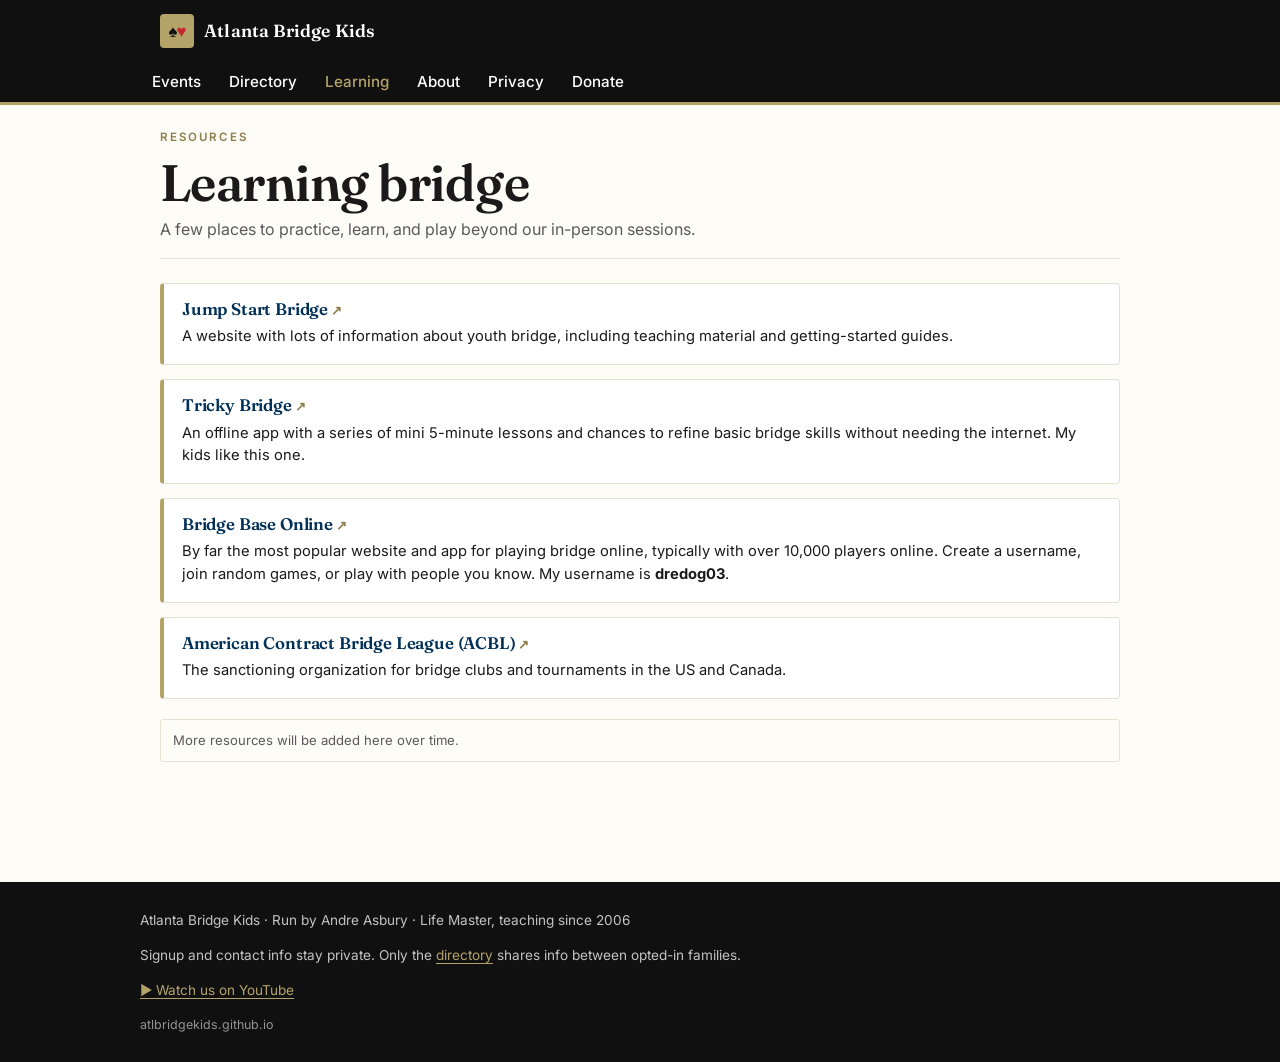
<file: learn.html>
<!doctype html>
<html lang="en">
<head>
<meta charset="utf-8">
<meta name="viewport" content="width=device-width, initial-scale=1">
<title>Learning — Atlanta Bridge Kids</title>
<meta name="description" content="Resources for kids and parents learning bridge — coming soon.">
<link rel="icon" href="assets/favicon.svg" type="image/svg+xml">
<link rel="preconnect" href="https://fonts.googleapis.com">
<link rel="preconnect" href="https://fonts.gstatic.com" crossorigin>
<link href="https://fonts.googleapis.com/css2?family=Fraunces:opsz,wght@9..144,500;9..144,600&family=Inter:wght@400;500;600;700&display=swap" rel="stylesheet">
<link rel="stylesheet" href="assets/styles.css">
</head>
<body>

<header class="site-header">
  <div class="header-inner">
    <a href="index.html" class="brand">
      <span class="brand-mark">♠<span class="heart">♥</span></span>
      <span>Atlanta Bridge Kids</span>
    </a>
    <button class="nav-toggle" aria-expanded="false" aria-controls="primary-nav" aria-label="Menu">
      <span></span>
    </button>
  </div>
  <nav class="site-nav" id="primary-nav" aria-label="Primary">
    <ul>
      <li><a href="index.html">Events</a></li>
      <li><a href="directory.html">Directory</a></li>
      <li><a href="learn.html" aria-current="page">Learning</a></li>
      <li><a href="about.html">About</a></li>
      <li><a href="disclaimer.html">Privacy</a></li>
      <li><a href="donate.html">Donate</a></li>
    </ul>
  </nav>
</header>

<main class="wrap">

  <div class="page-title">
    <div class="eyebrow">Resources</div>
    <h1>Learning bridge</h1>
    <p>A few places to practice, learn, and play beyond our in-person sessions.</p>
  </div>

  <div class="resource-list">

    <div class="resource-card">
      <h3><a href="https://www.jumpstartbridge.org/" target="_blank" rel="noopener">Jump Start Bridge</a></h3>
      <p>A website with lots of information about youth bridge, including teaching material and getting-started guides.</p>
    </div>

    <div class="resource-card">
      <h3><a href="https://www.trickybridge.com/" target="_blank" rel="noopener">Tricky Bridge</a></h3>
      <p>An offline app with a series of mini 5-minute lessons and chances to refine basic bridge skills without needing the internet. My kids like this one.</p>
    </div>

    <div class="resource-card">
      <h3><a href="https://www.bridgebase.com/" target="_blank" rel="noopener">Bridge Base Online</a></h3>
      <p>By far the most popular website and app for playing bridge online, typically with over 10,000 players online. Create a username, join random games, or play with people you know. My username is <strong>dredog03</strong>.</p>
    </div>

    <div class="resource-card">
      <h3><a href="https://www.acbl.org/" target="_blank" rel="noopener">American Contract Bridge League (ACBL)</a></h3>
      <p>The sanctioning organization for bridge clubs and tournaments in the US and Canada.</p>
    </div>

  </div>

  <div class="disclaimer-inline">
    More resources will be added here over time.
  </div>

</main>

<footer class="site-footer">
  <div class="footer-inner">
    <div>Atlanta Bridge Kids · Run by Andre Asbury · Life Master, teaching since 2006</div>
    <div>Signup and contact info stay private. Only the <a href="directory.html">directory</a> shares info between opted-in families.</div>
    <div><a href="https://youtube.com/@atlbridgekids" target="_blank" rel="noopener">▶ Watch us on YouTube</a></div>
    <div class="credit">atlbridgekids.github.io</div>
  </div>
</footer>

<script src="assets/site.js"></script>
</body>
</html>
</file>
<file: assets/styles.css>
/* Atlanta Bridge Kids — mobile-first
   Palette: gold #B3A369, black #101010, navy #003057, white, warm off-white */

:root {
  --gold: #B3A369;
  --gold-deep: #8C7E4A;
  --black: #101010;
  --navy: #003057;
  --navy-deep: #001F3C;
  --paper: #FDFCF7;
  --ink: #1a1a1a;
  --muted: #5a5a5a;
  --rule: #e6e2d2;
  --heart: #C1272D;
}

* { box-sizing: border-box; }

html { -webkit-text-size-adjust: 100%; }

body {
  margin: 0;
  background: var(--paper);
  color: var(--ink);
  font-family: "Inter", -apple-system, BlinkMacSystemFont, "Segoe UI", Roboto, sans-serif;
  font-size: 16px;
  line-height: 1.55;
  -webkit-font-smoothing: antialiased;
}

h1, h2, h3, .display {
  font-family: "Fraunces", Georgia, "Times New Roman", serif;
  font-weight: 600;
  letter-spacing: -0.01em;
  line-height: 1.15;
  margin: 0 0 0.5em;
}

h1 { font-size: 2.3rem; }
h2 { font-size: 1.5rem; }
h3 { font-size: 1.15rem; }

a { color: var(--navy); text-decoration: underline; text-underline-offset: 3px; text-decoration-thickness: 1px; }
a:hover { color: var(--gold-deep); }

/* ---------- Header ---------- */
.site-header {
  background: var(--black);
  color: #fff;
  border-bottom: 3px solid var(--gold);
}

.header-inner {
  max-width: 1000px;
  margin: 0 auto;
  padding: 14px 20px;
  display: flex;
  align-items: center;
  justify-content: space-between;
  gap: 12px;
}

.brand {
  display: flex;
  align-items: center;
  gap: 10px;
  color: #fff;
  text-decoration: none;
  font-family: "Fraunces", Georgia, serif;
  font-weight: 600;
  font-size: 1.1rem;
  letter-spacing: 0.01em;
}
.brand:hover { color: var(--gold); }

.brand-mark {
  display: inline-flex;
  align-items: center;
  justify-content: center;
  width: 34px;
  height: 34px;
  background: var(--gold);
  color: var(--black);
  border-radius: 4px;
  font-size: 1.05rem;
  letter-spacing: -1px;
}

.brand-mark .heart { color: var(--heart); }

/* Nav — hamburger on mobile */
.nav-toggle {
  background: none;
  border: 1px solid rgba(255,255,255,0.4);
  color: #fff;
  width: 40px; height: 40px;
  border-radius: 4px;
  cursor: pointer;
  display: inline-flex;
  align-items: center;
  justify-content: center;
}
.nav-toggle:focus-visible { outline: 2px solid var(--gold); outline-offset: 2px; }
.nav-toggle span,
.nav-toggle span::before,
.nav-toggle span::after {
  display: block;
  width: 18px;
  height: 2px;
  background: #fff;
  position: relative;
}
.nav-toggle span::before { content: ""; position: absolute; top: -6px; }
.nav-toggle span::after  { content: ""; position: absolute; top:  6px; }

.site-nav {
  display: none;
  background: var(--black);
  border-top: 1px solid rgba(255,255,255,0.08);
}
.site-nav.open { display: block; }
.site-nav ul {
  list-style: none;
  padding: 8px 20px 16px;
  margin: 0 auto;
  max-width: 1000px;
}
.site-nav li { border-bottom: 1px solid rgba(255,255,255,0.08); }
.site-nav li:last-child { border-bottom: 0; }
.site-nav a {
  display: block;
  padding: 14px 4px;
  color: #fff;
  text-decoration: none;
  font-size: 1rem;
  font-weight: 500;
}
.site-nav a[aria-current="page"] { color: var(--gold); }
.site-nav a:hover { color: var(--gold); }

@media (min-width: 720px) {
  .nav-toggle { display: none; }
  .site-nav { display: block; border-top: 0; background: transparent; }
  .header-inner { align-items: stretch; }
  .site-nav ul {
    display: flex;
    gap: 4px;
    padding: 0;
    align-items: center;
    height: 100%;
  }
  .site-nav li { border: 0; }
  .site-nav a { padding: 8px 12px; font-size: 0.95rem; }
}

/* ---------- Layout ---------- */
.wrap {
  max-width: 1000px;
  margin: 0 auto;
  padding: 24px 20px 64px;
}

.eyebrow {
  font-family: "Inter", sans-serif;
  font-size: 0.72rem;
  font-weight: 600;
  letter-spacing: 0.18em;
  text-transform: uppercase;
  color: var(--gold-deep);
  margin-bottom: 8px;
}

.page-title {
  border-bottom: 1px solid var(--rule);
  padding-bottom: 16px;
  margin-bottom: 24px;
}
.page-title h1 { font-size: 2.6rem; margin-bottom: 4px; }
.page-title p { color: var(--muted); margin: 0; }
@media (min-width: 720px) {
  .page-title h1 { font-size: 3.2rem; }
}

/* ---------- Hero (home) ---------- */
.hero {
  background: var(--black);
  color: #fff;
  padding: 40px 20px 32px;
  border-bottom: 4px solid var(--gold);
  position: relative;
  overflow: hidden;
}
.hero-inner {
  max-width: 1000px;
  margin: 0 auto;
  position: relative;
  z-index: 1;
}
.hero .eyebrow { color: var(--gold); }
.hero h1 {
  font-size: 3.1rem;
  margin-bottom: 12px;
}
.hero p {
  max-width: 55ch;
  color: rgba(255,255,255,0.85);
  margin: 0 0 20px;
}
.hero-suits {
  position: absolute;
  right: -30px;
  top: -20px;
  font-size: 260px;
  line-height: 1;
  color: var(--gold);
  opacity: 0.07;
  font-family: "Fraunces", serif;
  pointer-events: none;
  user-select: none;
}
@media (min-width: 720px) {
  .hero { padding: 64px 20px 56px; }
  .hero h1 { font-size: 4.4rem; }
  .hero-suits { font-size: 380px; right: -40px; }
}

/* ---------- Next event highlight ---------- */
.quick-nav {
  display: flex;
  gap: 8px;
  margin: 20px 0 0;
  flex-wrap: wrap;
}
.quick-nav a {
  display: inline-flex;
  align-items: center;
  gap: 6px;
  padding: 7px 14px;
  border: 1px solid var(--rule);
  border-radius: 20px;
  background: #fff;
  color: var(--navy);
  text-decoration: none;
  font-size: 0.85rem;
  font-weight: 600;
}
.quick-nav a::after { content: "↓"; color: var(--gold-deep); font-weight: 400; }
.quick-nav a:hover { border-color: var(--gold); color: var(--gold-deep); }

.section-head, #upcoming, #past {
  scroll-margin-top: 20px;
}

.next-event {
  background: var(--navy);
  color: #fff;
  border-radius: 6px;
  padding: 20px;
  margin: 24px 0 32px;
  display: grid;
  gap: 8px;
}
.next-event.live {
  background: var(--gold);
  color: var(--black);
}
.next-event.live .eyebrow { color: var(--black); }
.next-event.live .eyebrow::before {
  content: "● "; color: var(--heart);
}
.next-event.live h2 { color: var(--black); }
.next-event.live .meta { color: rgba(0,0,0,0.7); }
.next-event .eyebrow { color: var(--gold); margin: 0; }
.next-event h2 {
  color: #fff;
  margin: 0;
  font-size: 1.4rem;
}
.next-event .meta { color: rgba(255,255,255,0.8); font-size: 0.95rem; }
.next-event .actions {
  display: flex; flex-wrap: wrap; gap: 8px; margin-top: 8px;
}
.next-event.live .btn-outline {
  color: var(--black);
  border-color: rgba(0,0,0,0.5);
}
.next-event.live .btn-outline:hover { border-color: var(--black); color: var(--black); background: rgba(0,0,0,0.06); }

/* ---------- Buttons ---------- */
.btn {
  display: inline-flex;
  align-items: center;
  gap: 6px;
  padding: 12px 18px;
  border-radius: 4px;
  font-weight: 600;
  font-size: 0.95rem;
  text-decoration: none;
  border: 1px solid transparent;
  cursor: pointer;
  min-height: 44px;
  line-height: 1.2;
}
.btn-primary {
  background: var(--gold);
  color: var(--black);
  border-color: var(--gold);
}
.btn-primary:hover { background: var(--gold-deep); border-color: var(--gold-deep); color: var(--black); }

.btn-outline {
  background: transparent;
  color: #fff;
  border-color: rgba(255,255,255,0.6);
}
.btn-outline:hover { border-color: var(--gold); color: var(--gold); }

.btn-ghost {
  background: transparent;
  color: var(--navy);
  border-color: var(--navy);
}
.btn-ghost:hover { background: var(--navy); color: #fff; }

.btn-small { padding: 6px 10px; font-size: 0.8rem; min-height: 32px; }

/* ---------- Event cards ---------- */
.section-head {
  display: flex;
  align-items: baseline;
  justify-content: space-between;
  gap: 12px;
  margin: 22px 0 10px;
  padding-bottom: 6px;
  border-bottom: 1px solid var(--rule);
}
.section-head h2 { margin: 0; font-size: 1.3rem; }
.section-head .count { color: var(--muted); font-size: 0.8rem; }

.events-list {
  display: grid;
  gap: 8px;
}

.event-card {
  background: #fff;
  border: 1px solid var(--rule);
  border-left: 4px solid var(--gold);
  border-radius: 4px;
  padding: 12px 14px;
  display: grid;
  gap: 5px;
}
.event-card.past { border-left-color: #c9c4b0; opacity: 0.9; }

.event-head {
  display: flex;
  justify-content: space-between;
  align-items: flex-start;
  gap: 12px;
}
.event-date {
  font-family: "Fraunces", serif;
  font-size: 1.1rem;
  font-weight: 600;
  color: var(--navy);
  white-space: nowrap;
}
.event-date .day { display: inline; font-size: 0.68rem; letter-spacing: 0.1em; text-transform: uppercase; color: var(--muted); font-family: "Inter", sans-serif; font-weight: 500; margin-right: 4px; }

.event-type {
  display: inline-block;
  font-size: 0.65rem;
  font-weight: 700;
  letter-spacing: 0.1em;
  text-transform: uppercase;
  padding: 3px 7px;
  border-radius: 3px;
  background: var(--gold);
  color: var(--black);
}
.event-type.lesson { background: var(--gold); }
.event-type.camp   { background: var(--navy); color: #fff; }
.event-type.play   { background: #e8e2c8; color: var(--black); }
.event-type.tournament { background: var(--black); color: var(--gold); }

.event-title { margin: 0; font-size: 1rem; }

.event-meta {
  color: var(--muted);
  font-size: 0.82rem;
  display: flex;
  flex-wrap: wrap;
  gap: 4px 12px;
}

.event-counts {
  background: var(--paper);
  border: 1px solid var(--rule);
  border-radius: 3px;
  padding: 6px 10px;
  font-size: 0.8rem;
  color: var(--ink);
}
.event-counts strong { color: var(--navy); }
.event-counts .grades {
  color: var(--muted);
  margin-top: 2px;
  font-size: 0.78rem;
}

.event-actions {
  display: flex;
  flex-wrap: wrap;
  gap: 6px;
  margin-top: 2px;
}

.event-desc { color: var(--ink); margin: 0; font-size: 0.85rem; line-height: 1.4; }

.event-tags {
  display: flex;
  align-items: center;
  gap: 6px;
  flex-wrap: wrap;
  justify-content: flex-end;
}

.live-tag {
  display: inline-flex;
  align-items: center;
  font-size: 0.65rem;
  font-weight: 700;
  letter-spacing: 0.06em;
  text-transform: uppercase;
  color: var(--heart);
  white-space: nowrap;
}

.event-card.featured {
  background: #fffbee;
  border-color: var(--gold);
  border-left-width: 6px;
  box-shadow: 0 2px 10px rgba(179, 163, 105, 0.25);
}
.featured-tag {
  display: inline-block;
  font-size: 0.65rem;
  font-weight: 700;
  letter-spacing: 0.06em;
  text-transform: uppercase;
  color: var(--gold-deep);
  white-space: nowrap;
}

.format-link {
  background: none;
  border: none;
  color: var(--navy);
  text-decoration: underline;
  text-underline-offset: 3px;
  font-size: 0.8rem;
  font-weight: 600;
  cursor: pointer;
  padding: 6px 4px;
}
.format-link:hover { color: var(--gold-deep); }

/* ---------- Format explainer modal ---------- */
.modal-overlay {
  position: fixed;
  inset: 0;
  background: rgba(16, 16, 16, 0.6);
  padding: 20px;
  z-index: 100;
}
.modal-overlay[hidden] { display: none; }
.modal-overlay:not([hidden]) { display: flex; align-items: center; justify-content: center; }
.modal-box {
  background: var(--paper);
  border-radius: 8px;
  padding: 24px;
  max-width: 440px;
  width: 100%;
  max-height: 80vh;
  overflow-y: auto;
  position: relative;
  border-top: 4px solid var(--gold);
}
.modal-box h3 {
  margin: 0 0 12px;
  padding-right: 24px;
  font-size: 1.2rem;
  color: var(--navy);
}
.modal-box p { margin: 0 0 10px; font-size: 0.92rem; line-height: 1.5; }
.modal-box p:last-child { margin-bottom: 0; }
.modal-close {
  position: absolute;
  top: 14px;
  right: 14px;
  background: none;
  border: none;
  font-size: 1.5rem;
  line-height: 1;
  color: var(--muted);
  cursor: pointer;
  padding: 4px;
}
.modal-close:hover { color: var(--black); }

/* ---------- About page ---------- */
.about-grid {
  display: grid;
  gap: 24px;
}
@media (min-width: 720px) {
  .about-grid { grid-template-columns: 280px 1fr; gap: 40px; align-items: start; }
}
.about-photo {
  width: 100%;
  max-width: 280px;
  border-radius: 4px;
  border: 3px solid var(--gold);
  display: block;
}
.about-body p { margin: 0 0 1em; }

/* ---------- Directory ---------- */
.directory-table {
  width: 100%;
  border-collapse: collapse;
  margin-top: 16px;
  font-size: 0.92rem;
}
.directory-table th, .directory-table td {
  text-align: left;
  padding: 10px 8px;
  border-bottom: 1px solid var(--rule);
}
.directory-table th {
  background: var(--paper);
  font-size: 0.78rem;
  text-transform: uppercase;
  letter-spacing: 0.1em;
  color: var(--muted);
  font-weight: 600;
}
@media (max-width: 620px) {
  .directory-table thead { display: none; }
  .directory-table tr {
    display: block;
    border: 1px solid var(--rule);
    border-radius: 4px;
    margin-bottom: 12px;
    padding: 12px;
  }
  .directory-table td {
    display: flex;
    justify-content: space-between;
    border: 0;
    padding: 4px 0;
    gap: 12px;
  }
  .directory-table td::before {
    content: attr(data-label);
    font-size: 0.72rem;
    text-transform: uppercase;
    letter-spacing: 0.1em;
    color: var(--muted);
    font-weight: 600;
  }
}

/* ---------- Callouts ---------- */
.callout {
  background: #fff;
  border: 1px solid var(--rule);
  border-left: 4px solid var(--navy);
  border-radius: 3px;
  padding: 14px 16px;
  margin: 20px 0;
  font-size: 0.92rem;
}
.callout strong { color: var(--navy); }

.disclaimer-inline {
  font-size: 0.82rem;
  color: var(--muted);
  background: var(--paper);
  border: 1px solid var(--rule);
  border-radius: 3px;
  padding: 10px 12px;
  margin: 16px 0;
}
.disclaimer-inline strong { color: var(--navy); }

.empty-state {
  border: 1px dashed var(--rule);
  border-radius: 4px;
  padding: 28px 20px;
  text-align: center;
  color: var(--muted);
  background: #fff;
}

.loading { color: var(--muted); font-style: italic; }

/* ---------- Donate ---------- */
.donate-grid {
  display: grid;
  gap: 12px;
  margin: 20px 0;
}
@media (min-width: 520px) {
  .donate-grid { grid-template-columns: repeat(2, 1fr); }
}
.donate-btn {
  display: flex;
  align-items: center;
  justify-content: space-between;
  background: #fff;
  border: 1px solid var(--rule);
  border-radius: 4px;
  padding: 16px 18px;
  text-decoration: none;
  color: var(--ink);
  font-weight: 500;
}
.donate-btn:hover { border-color: var(--navy); color: var(--navy); }
.donate-btn .arrow { color: var(--gold-deep); font-size: 1.2rem; }

/* ---------- Resources ---------- */
.resource-placeholder {
  text-align: center;
  padding: 60px 20px;
  border: 1px dashed var(--rule);
  border-radius: 6px;
  color: var(--muted);
  background: #fff;
}
.resource-placeholder .icon {
  font-size: 3rem;
  color: var(--gold);
  margin-bottom: 12px;
}

.resource-list {
  display: grid;
  gap: 14px;
  margin: 20px 0;
}
.resource-card {
  background: #fff;
  border: 1px solid var(--rule);
  border-left: 4px solid var(--gold);
  border-radius: 4px;
  padding: 16px 18px;
}
.resource-card h3 { margin: 0 0 6px; font-size: 1.05rem; }
.resource-card h3 a {
  color: var(--navy);
  text-decoration: none;
}
.resource-card h3 a:hover { color: var(--gold-deep); text-decoration: underline; }
.resource-card h3 a::after {
  content: " ↗";
  font-size: 0.8rem;
  color: var(--gold-deep);
}
.resource-card p { margin: 0; color: var(--ink); font-size: 0.92rem; }

/* ---------- Footer ---------- */
.site-footer {
  background: var(--black);
  color: rgba(255,255,255,0.75);
  padding: 28px 20px;
  font-size: 0.85rem;
  margin-top: 40px;
}
.footer-inner {
  max-width: 1000px;
  margin: 0 auto;
  display: grid;
  gap: 14px;
}
.site-footer a { color: var(--gold); }
.site-footer .credit { color: rgba(255,255,255,0.55); font-size: 0.78rem; }

/* ---------- Utility ---------- */
.sr-only {
  position: absolute; width: 1px; height: 1px;
  padding: 0; margin: -1px; overflow: hidden;
  clip: rect(0,0,0,0); white-space: nowrap; border: 0;
}

/* Reduce motion */
@media (prefers-reduced-motion: reduce) {
  * { animation: none !important; transition: none !important; }
}

/* Focus styles */
a:focus-visible, .btn:focus-visible, button:focus-visible {
  outline: 2px solid var(--gold);
  outline-offset: 2px;
}
</file>
